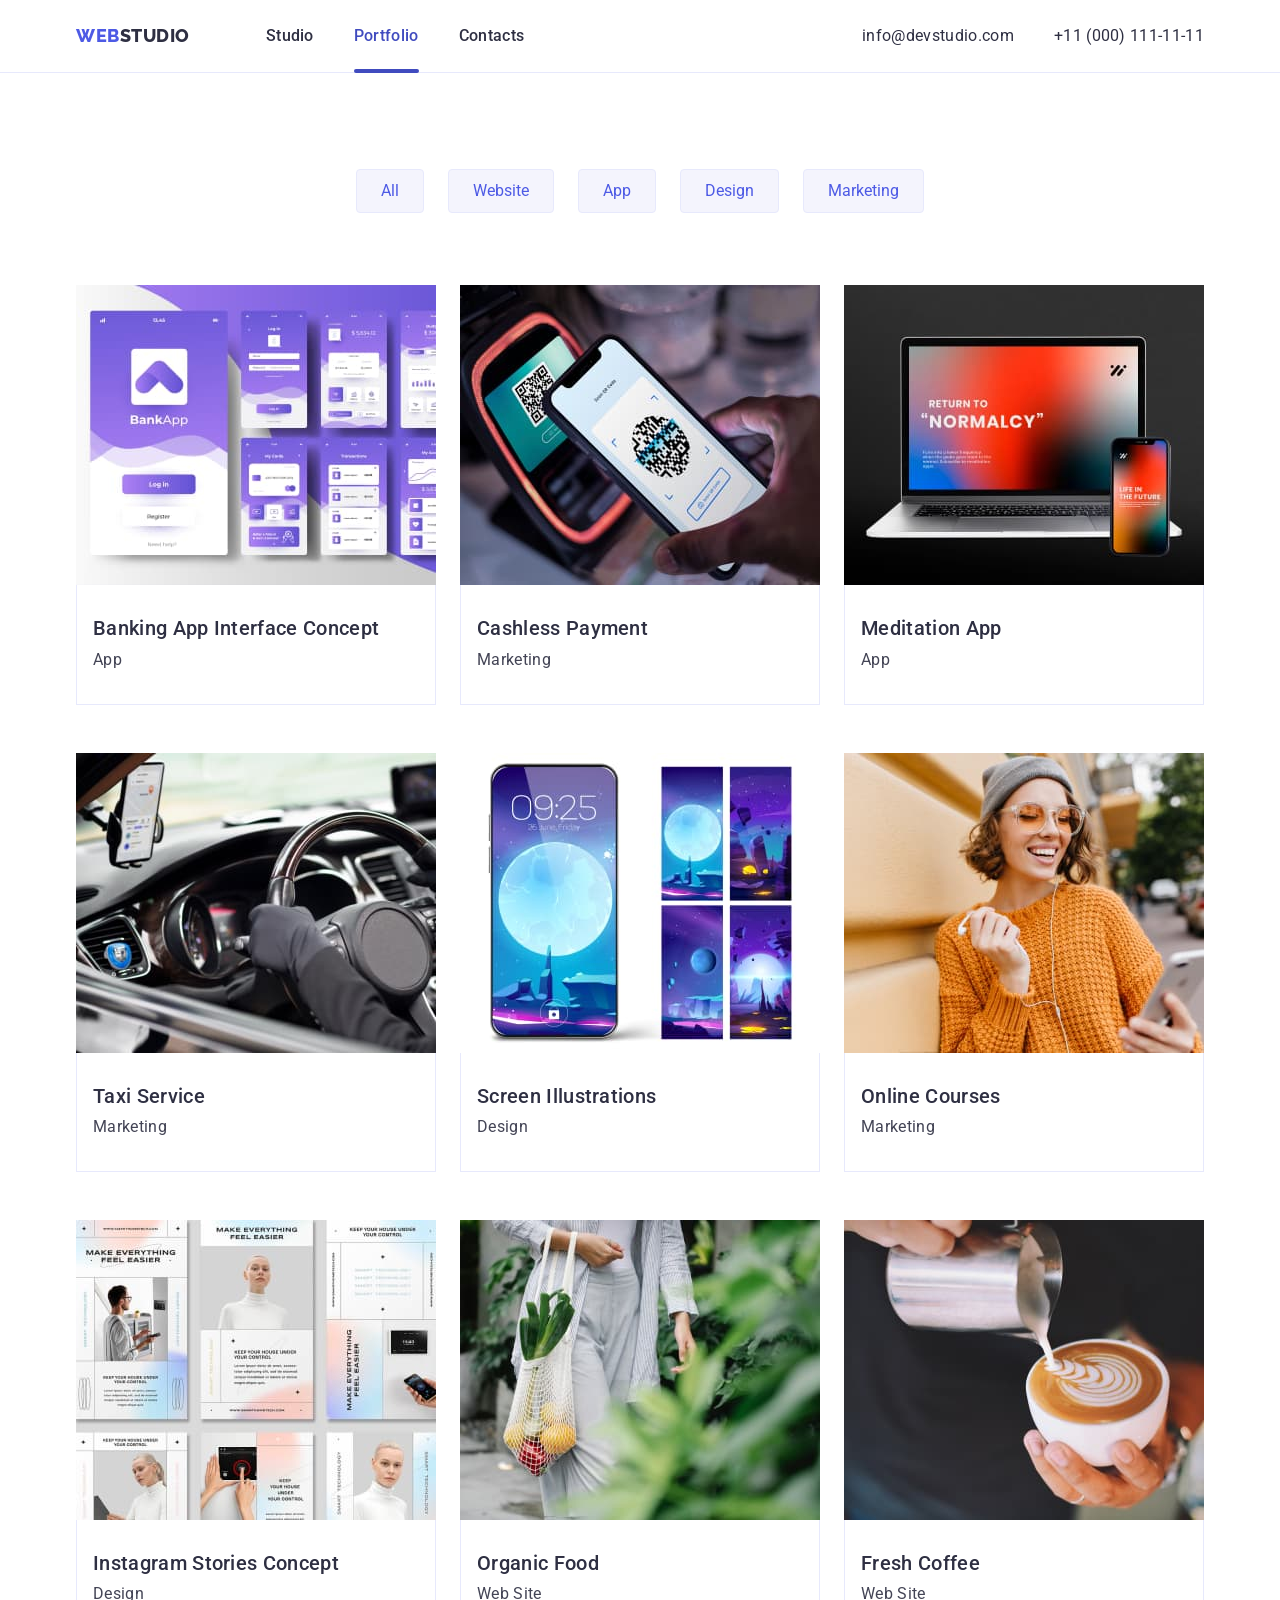
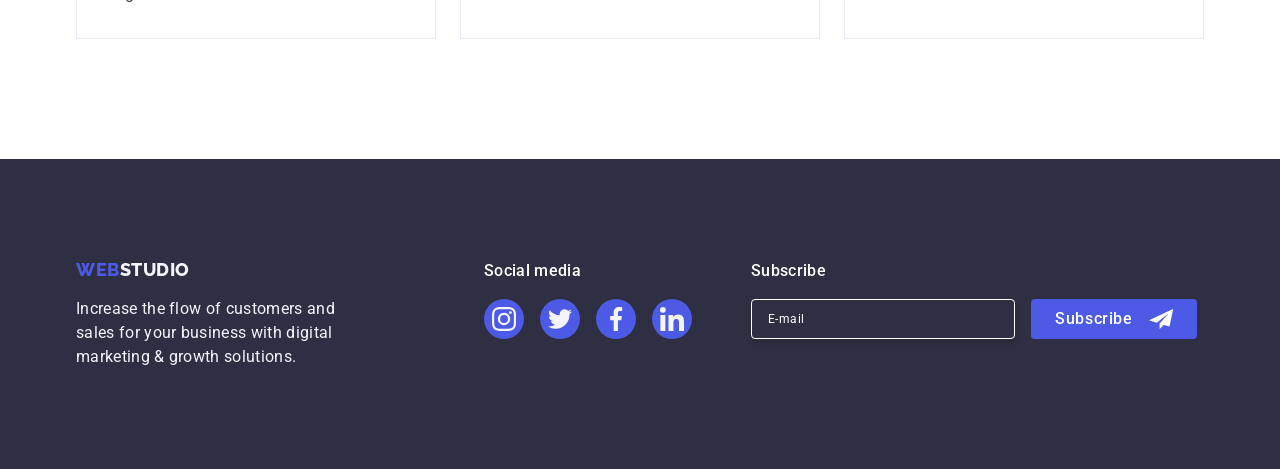
<file: portfolio.html>
<!DOCTYPE html>
<html lang="en">
  <head>
    <meta charset="UTF-8" />
    <meta name="viewport" content="width=device-width, initial-scale=1.0" />
    <meta
      name="description"
      content="Website creation, SEO optimization, and digital marketing to highlight your brand and boost sales."
    />
    <link
      rel="stylesheet"
      href="https://cdnjs.cloudflare.com/ajax/libs/modern-normalize/2.0.0/modern-normalize.min.css"
      integrity="sha512-4xo8blKMVCiXpTaLzQSLSw3KFOVPWhm/TRtuPVc4WG6kUgjH6J03IBuG7JZPkcWMxJ5huwaBpOpnwYElP/m6wg=="
      crossorigin="anonymous"
      referrerpolicy="no-referrer"
    />
    <link rel="preconnect" href="https://fonts.googleapis.com" />
    <link rel="preconnect" href="https://fonts.gstatic.com" crossorigin />
    <link
      href="https://fonts.googleapis.com/css2?family=Raleway:ital,wght@0,800;1,800&family=Roboto:wght@400;500;700;900&display=swap"
      rel="stylesheet"
    />
    <link rel="stylesheet" href="css/styles.css" />
    <title>WebStudio</title>
  </head>

  <body>
    <header class="header">
      <div class="container header-container">
        <nav class="header-nav">
          <a href="./index.html" class="logo"
            >WEB<span class="header-nav-logo">STUDIO</span></a
          >
          <ul class="header-nav-links">
            <li><a href="./index.html" class="header-nav-link">Studio</a></li>
            <li>
              <a href="./portfolio.html" class="header-nav-link current"
                >Portfolio</a
              >
            </li>
            <li><a href="#" class="header-nav-link">Contacts</a></li>
          </ul>
        </nav>
        <address class="header-address">
          <ul class="header-address-links">
            <li>
              <a
                href="mailto:info@devstudio.com"
                class="header-address-link-email"
                >info@devstudio.com</a
              >
            </li>
            <li>
              <a href="tel:+110001111111" class="header-address-link-phone"
                >+11 (000) 111-11-11</a
              >
            </li>
          </ul>
        </address>
      </div>
    </header>

    <main>
      <section id="portfolio-section" class="portfolio-section">
        <div class="container">
          <h1 class="visually-hidden">Portfolio</h1>
          <ul class="container-portfolio-buttons">
            <li>
              <button type="button" class="container-portfolio-buttons-button">
                All
              </button>
            </li>
            <li>
              <button type="button" class="container-portfolio-buttons-button">
                Website
              </button>
            </li>
            <li>
              <button type="button" class="container-portfolio-buttons-button">
                App
              </button>
            </li>
            <li>
              <button type="button" class="container-portfolio-buttons-button">
                Design
              </button>
            </li>
            <li>
              <button type="button" class="container-portfolio-buttons-button">
                Marketing
              </button>
            </li>
          </ul>
          <ul class="container-portfolio-list">
            <li class="container-portfolio-list-item">
              <a href="#" class="container-portfolio-list-item-link">
                <div class="container-portfolio-list-item-wrapper">
                  <img
                    src="./images/portfolio/img-1.jpg"
                    alt="banking app interface concept image"
                    width="360"
                    height="300"
                  />
                  <p class="overlay">
                    14 Stylish and User-Friendly App Design Concepts · Task
                    Manager App · Calorie Tracker App · Exotic Fruit Ecommerce
                    App · Cloud Storage App
                  </p>
                </div>
                <div class="container-portfolio-list-item-text">
                  <h2 class="container-portfolio-list-item-text-header">
                    Banking App Interface Concept
                  </h2>
                  <p class="portfolio-section-text">App</p>
                </div></a
              >
            </li>
            <li class="container-portfolio-list-item">
              <a href="#" class="container-portfolio-list-item-link">
                <div class="container-portfolio-list-item-wrapper">
                  <img
                    src="./images/portfolio/img-2.jpg"
                    alt="cashless payment image"
                    width="360"
                    height="300"
                  />
                  <p class="overlay">
                    14 Stylish and User-Friendly App Design Concepts · Task
                    Manager App · Calorie Tracker App · Exotic Fruit Ecommerce
                    App · Cloud Storage App
                  </p>
                </div>
                <div class="container-portfolio-list-item-text">
                  <h2 class="container-portfolio-list-item-text-header">
                    Cashless Payment
                  </h2>
                  <p class="portfolio-section-text">Marketing</p>
                </div></a
              >
            </li>
            <li class="container-portfolio-list-item">
              <a href="#" class="container-portfolio-list-item-link">
                <div class="container-portfolio-list-item-wrapper">
                  <img
                    src="./images/portfolio/img-3.jpg"
                    alt="meditation app image"
                    width="360"
                    height="300"
                  />
                  <p class="overlay">
                    14 Stylish and User-Friendly App Design Concepts · Task
                    Manager App · Calorie Tracker App · Exotic Fruit Ecommerce
                    App · Cloud Storage App
                  </p>
                </div>
                <div class="container-portfolio-list-item-text">
                  <h2 class="container-portfolio-list-item-text-header">
                    Meditation App
                  </h2>
                  <p class="portfolio-section-text">App</p>
                </div></a
              >
            </li>
            <li class="container-portfolio-list-item">
              <a href="#" class="container-portfolio-list-item-link">
                <div class="container-portfolio-list-item-wrapper">
                  <img
                    src="./images/portfolio/img-4.jpg"
                    alt="taxi Service image"
                    width="360"
                    height="300"
                  />
                  <p class="overlay">
                    14 Stylish and User-Friendly App Design Concepts · Task
                    Manager App · Calorie Tracker App · Exotic Fruit Ecommerce
                    App · Cloud Storage App
                  </p>
                </div>
                <div class="container-portfolio-list-item-text">
                  <h2 class="container-portfolio-list-item-text-header">
                    Taxi Service
                  </h2>
                  <p class="portfolio-section-text">Marketing</p>
                </div></a
              >
            </li>
            <li class="container-portfolio-list-item">
              <a href="#" class="container-portfolio-list-item-link">
                <div class="container-portfolio-list-item-wrapper">
                  <img
                    src="./images/portfolio/img-5.jpg"
                    alt="screen illustrations image"
                    width="360"
                    height="300"
                  />
                  <p class="overlay">
                    14 Stylish and User-Friendly App Design Concepts · Task
                    Manager App · Calorie Tracker App · Exotic Fruit Ecommerce
                    App · Cloud Storage App
                  </p>
                </div>
                <div class="container-portfolio-list-item-text">
                  <h2 class="container-portfolio-list-item-text-header">
                    Screen Illustrations
                  </h2>
                  <p class="portfolio-section-text">Design</p>
                </div></a
              >
            </li>
            <li class="container-portfolio-list-item">
              <a href="#" class="container-portfolio-list-item-link">
                <div class="container-portfolio-list-item-wrapper">
                  <img
                    src="./images/portfolio/img-6.jpg"
                    alt="online courses image"
                    width="360"
                    height="300"
                  />
                  <p class="overlay">
                    14 Stylish and User-Friendly App Design Concepts · Task
                    Manager App · Calorie Tracker App · Exotic Fruit Ecommerce
                    App · Cloud Storage App
                  </p>
                </div>
                <div class="container-portfolio-list-item-text">
                  <h2 class="container-portfolio-list-item-text-header">
                    Online Courses
                  </h2>
                  <p class="portfolio-section-text">Marketing</p>
                </div></a
              >
            </li>
            <li class="container-portfolio-list-item">
              <a href="#" class="container-portfolio-list-item-link">
                <div class="container-portfolio-list-item-wrapper">
                  <img
                    src="./images/portfolio/img-7.jpg"
                    alt="instagram stories concept image"
                    width="360"
                    height="300"
                  />
                  <p class="overlay">
                    14 Stylish and User-Friendly App Design Concepts · Task
                    Manager App · Calorie Tracker App · Exotic Fruit Ecommerce
                    App · Cloud Storage App
                  </p>
                </div>
                <div class="container-portfolio-list-item-text">
                  <h2 class="container-portfolio-list-item-text-header">
                    Instagram Stories Concept
                  </h2>
                  <p class="portfolio-section-text">Design</p>
                </div></a
              >
            </li>
            <li class="container-portfolio-list-item">
              <a href="#" class="container-portfolio-list-item-link">
                <div class="container-portfolio-list-item-wrapper">
                  <img
                    src="./images/portfolio/img-8.jpg"
                    alt="organic food image"
                    width="360"
                    height="300"
                  />
                  <p class="overlay">
                    14 Stylish and User-Friendly App Design Concepts · Task
                    Manager App · Calorie Tracker App · Exotic Fruit Ecommerce
                    App · Cloud Storage App
                  </p>
                </div>
                <div class="container-portfolio-list-item-text">
                  <h2 class="container-portfolio-list-item-text-header">
                    Organic Food
                  </h2>
                  <p class="portfolio-section-text">Web Site</p>
                </div></a
              >
            </li>
            <li class="container-portfolio-list-item">
              <a href="#" class="container-portfolio-list-item-link">
                <div class="container-portfolio-list-item-wrapper">
                  <img
                    src="./images/portfolio/img-9.jpg"
                    alt="fresh coffee image"
                    width="360"
                    height="300"
                  />
                  <p class="overlay">
                    14 Stylish and User-Friendly App Design Concepts · Task
                    Manager App · Calorie Tracker App · Exotic Fruit Ecommerce
                    App · Cloud Storage App
                  </p>
                </div>
                <div class="container-portfolio-list-item-text">
                  <h2 class="container-portfolio-list-item-text-header">
                    Fresh Coffee
                  </h2>
                  <p class="portfolio-section-text">Web Site</p>
                </div></a
              >
            </li>
          </ul>
        </div>
      </section>
    </main>

    <footer class="footer">
      <div class="container container-footer">
        <div class="container-footer-text">
          <a href="./index.html" class="logo container-footer-logo"
            >WEB<span class="footer-logo">STUDIO</span></a
          >
          <p class="footer-text">
            Increase the flow of customers and sales for your business with
            digital marketing & growth solutions.
          </p>
        </div>
        <div class="container-footer-social">
          <p class="container-footer-social-text">Social media</p>
          <ul class="global-list-social">
            <li class="global-list-social-item">
              <a
                href="#"
                class="global-list-social-item-link container-footer-link-social-icon"
              >
                <svg width="24" height="24">
                  <use href="./images/icons.svg#icon-instagram"></use>
                </svg>
              </a>
            </li>
            <li class="global-list-social-item">
              <a
                href="#"
                class="global-list-social-item-link container-footer-link-social-icon"
              >
                <svg width="24" height="24">
                  <use href="./images/icons.svg#icon-twitter"></use>
                </svg>
              </a>
            </li>
            <li class="global-list-social-item">
              <a
                href="#"
                class="global-list-social-item-link container-footer-link-social-icon"
              >
                <svg width="24" height="24">
                  <use href="./images/icons.svg#icon-facebook"></use>
                </svg>
              </a>
            </li>
            <li class="global-list-social-item">
              <a
                href="#"
                class="global-list-social-item-link container-footer-link-social-icon"
              >
                <svg width="24" height="24">
                  <use href="./images/icons.svg#icon-linkedin"></use>
                </svg>
              </a>
            </li>
          </ul>
        </div>
        <div class="container-footer-form">
          <p class="container-footer-form-text">Subscribe</p>
          <form class="container-footer-form-subscription">
            <label class="container-footer-form-subscription-label">
              <input
                type="email"
                name="email"
                placeholder="E-mail"
                class="container-footer-form-subscription-input"
              />
            </label>
            <button
              type="submit"
              class="container-footer-form-subscription-button"
            >
              Subscribe
              <svg
                width="24"
                height="24"
                class="container-footer-form-subscription-icon"
              >
                <use href="./images/icons.svg#icon-send"></use>
              </svg>
            </button>
          </form>
        </div>
      </div>
    </footer>
  </body>
</html>
</file>
<file: css/styles.css>
/* Common */
@import url(./reset.css);
@import url(./global.css);
@import url(./header.css);
@import url(./menu.css);
@import url(./footer.css);

/* Index */
@import url(./hero.css);
@import url(./features.css);
@import url(./what-are-we-doing.css);
@import url(./our-team.css);
@import url(./customers.css);

/* Portfolio */
@import url(./portfolio.css);

/* Modal */
@import url(./modal.css);
</file>
